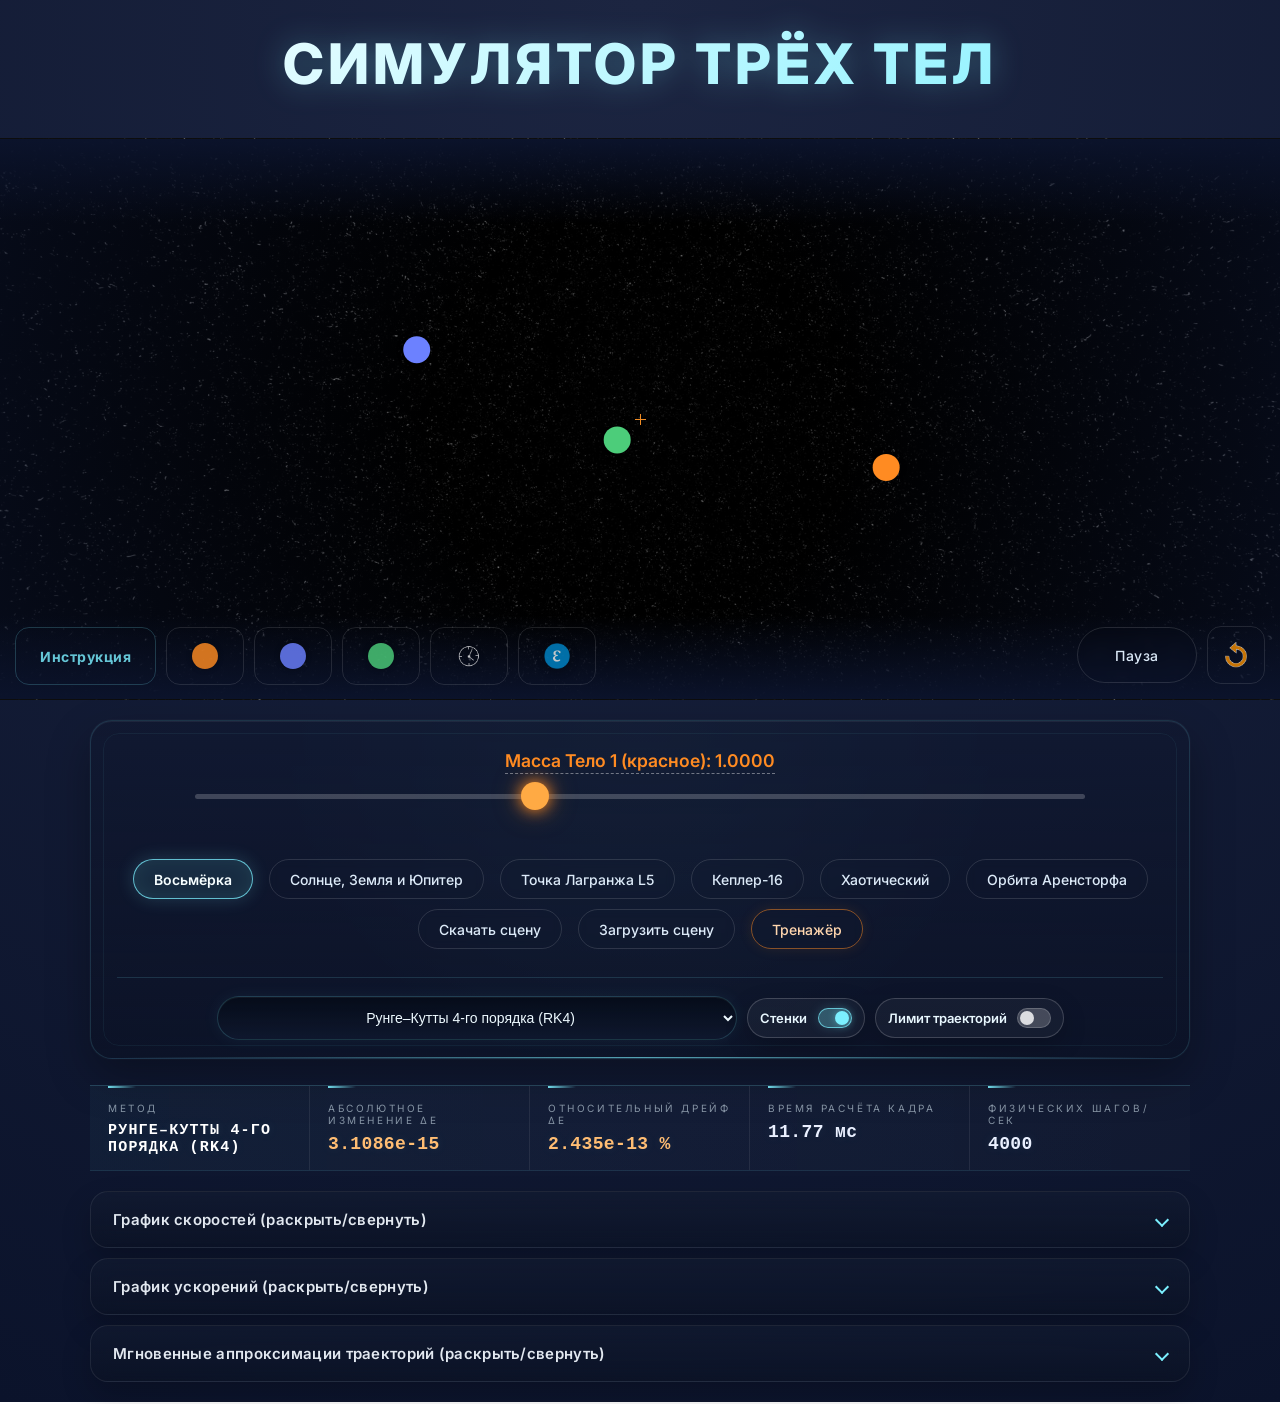
<file: index.html>
<!DOCTYPE html>
<html lang="ru">
<head>
  <meta charset="UTF-8">
  <title>Симулятор трёх тел</title>
  <link rel="preconnect" href="https://fonts.googleapis.com">
  <link rel="preconnect" href="https://fonts.gstatic.com" crossorigin>
  <link href="https://fonts.googleapis.com/css2?family=Playfair+Display:wght@700&display=swap" rel="stylesheet">
  <link href="https://fonts.googleapis.com/css2?family=Inter:wght@400;600;700&display=swap" rel="stylesheet">
  <link rel="stylesheet" href="style.css">
  
  <script>
    window.MathJax = {
      tex: { inlineMath: [['\\(','\\)']], displayMath: [['\\[','\\]']] },
      svg: { fontCache: 'global' }
    };
  </script>
  <script id="MathJax-script" async src="libs/tex-svg.js"></script>
  

</head>
<body>

  <div id="loader-wrapper">
    <div class="loader">
      <div class="inner one"></div>
      <div class="inner two"></div>
      <div class="inner three"></div>
    </div>
    <div class="loader">
      <div class="inner one"></div>
      <div class="inner two"></div>
      <div class="inner three"></div>
    </div>
  </div>

  <h1>Симулятор трёх тел</h1>
  <p id="ThreeBodyProblem-notSupportedMessage" class="ThreeBodyProblem-alert ThreeBodyProblem-isHiddenBlock">
    Пожалуйста, используйте современный браузер для просмотра симуляции.
  </p>

  <div class="ThreeBodyProblem-container isFullScreenWide isUnselectable">
    <div class="ThreeBodyProblem-sun">
      <img src="images/sun.png" class="ThreeBodyProblem-spin ThreeBodyProblem-bodyImage" alt="Солнце" />
    </div>
    <div class="ThreeBodyProblem-earth">
      <img src="images/earth.png" alt="Земля" class="ThreeBodyProblem-spin ThreeBodyProblem-bodyImage"/>
    </div>
    <div class="ThreeBodyProblem-jupiter">
      <img src="images/jupiter_juno.png" alt="Юпитер" class="ThreeBodyProblem-spin ThreeBodyProblem-bodyImage" />
    </div>
    <img src="images/center_of_mass.png" alt="Центр масс" class="ThreeBodyProblem-centerOfMass" />
    <canvas class="ThreeBodyProblem-canvas"></canvas>

    <div class="ThreeBodyProblem-hudContainer">
      <div class="ThreeBodyProblem-hudContainerChild"></div>
      
      <div class="ThreeBodyProblem-leftBottomButtonCantainer">
        <a id="info-button" class="ThreeBodyProblem-leftBottomButton ThreeBodyProblem-doesChangeOpacityOnHover" href="#" title="Инструкция">
          Инструкция
        </a>
        <a class="ThreeBodyProblem-leftBottomButton ThreeBodyProblem-mass1Button ThreeBodyProblem-doesChangeOpacityOnHover" href="#" title="Масса 1">
          <img src="images/mass_one_icon.png" alt="Масса 1" class="ThreeBodyProblem-leftBottomImage mass-icon-image">
          <span class="mass-circle mass-icon-circle" style="background:#ff8b22"></span>
        </a>
        <a class="ThreeBodyProblem-leftBottomButton ThreeBodyProblem-mass2Button ThreeBodyProblem-doesChangeOpacityOnHover" href="#" title="Масса 2">
          <img src="images/mass_two_icon.png" alt="Масса 2" class="ThreeBodyProblem-leftBottomImage mass-icon-image">
          <span class="mass-circle mass-icon-circle" style="background:#6c81ff"></span>
        </a>
        <a class="ThreeBodyProblem-leftBottomButton ThreeBodyProblem-mass3Button ThreeBodyProblem-doesChangeOpacityOnHover" href="#" title="Масса 3">
          <img src="images/mass_three_icon.png" alt="Масса 3" class="ThreeBodyProblem-leftBottomImage mass-icon-image">
          <span class="mass-circle mass-icon-circle" style="background:#4ccd7a"></span>
        </a>
        <a class="ThreeBodyProblem-leftBottomButton ThreeBodyProblem-speedButton ThreeBodyProblem-doesChangeOpacityOnHover" href="#" title="Скорость">
          <img src="images/clock_icon.png" alt="Скорость" class="ThreeBodyProblem-leftBottomImage">
        </a>
        <a class="ThreeBodyProblem-leftBottomButton ThreeBodyProblem-softeningButton ThreeBodyProblem-doesChangeOpacityOnHover" href="#" title="Смягчение">
          <img src="images/softening_icon.png" alt="Смягчение" class="ThreeBodyProblem-leftBottomImage">
        </a>
      </div>
      
      <div class="ThreeBodyProblem-rightBottomButtonContainer">
          <button class="ThreeBodyProblem-pause ThreeBodyProblem-button">Пауза</button>
          <a class="ThreeBodyProblem-reload ThreeBodyProblem-doesChangeOpacityOnHover" href="#" title="Перезапуск">
            <img src="images/reload_icon.png" alt="Перезапуск" class="ThreeBodyProblem-reloadIcon">
          </a>
      </div>
    </div>
  </div>
  
  <div class="ThreeBodyProblem-controlsArea">
    <div class="ThreeBodyProblem-isTextCentered ThreeBodyProblem-hasTopMarginSmall ThreeBodyProblem-hasNegativeBottomMarginNormal isUnselectable">
      <span class="ThreeBodyProblem-sliderLabel">0.01</span>
    </div>
    <div class="SickSlider ThreeBodyProblem-slider isUnselectable">
      <div class="SickSlider-stripe"></div>
      <div class="SickSlider-head"></div>
    </div>
    <div class="ThreeBodyProblem-isTextCentered ThreeBodyProblem-presetDeck">
      <button class="ThreeBodyProblem-preset ThreeBodyProblem-button ThreeBodyProblem-button--isSelected" data-name="FigureEight">Восьмёрка</button>
      <button class="ThreeBodyProblem-preset ThreeBodyProblem-button" data-name="SunEarthJupiter">Солнце, Земля и Юпитер</button>
      <button class="ThreeBodyProblem-preset ThreeBodyProblem-button" data-name="LagrangePoint5">Точка Лагранжа L5</button>
      <button class="ThreeBodyProblem-preset ThreeBodyProblem-button" data-name="Kepler16">Кеплер-16</button>
      <button class="ThreeBodyProblem-preset ThreeBodyProblem-button" data-name="Chaotic">Хаотический</button>
      <button class="ThreeBodyProblem-preset ThreeBodyProblem-button" data-name="Arenstorf">Орбита Аренсторфа</button>
      
      <button class="ThreeBodyProblem-button" id="download-scene-button">Скачать сцену</button>
      <button class="ThreeBodyProblem-button" id="upload-scene-button">Загрузить сцену</button>
      <input type="file" id="scene-uploader" accept="application/json, .json" style="display: none;" />

      <button class="ThreeBodyProblem-button" id="check-activity-button" style="display:none; border-color:#7bf0ff; color:#d7fbff;">
        Проверить
      </button>

      <button class="ThreeBodyProblem-button" id="labs-menu-button" style="border-color: #ff8b22; color: #ffcd9c;">Тренажёр</button>
    </div>

    <div class="ThreeBodyProblem-integratorCompact">
      <select id="integrator-select" class="ThreeBodyProblem-integratorSelect">
        <option value="rk4">Рунге–Кутты 4-го порядка (RK4)</option>
      </select>
      <label class="ThreeBodyProblem-switchToggle" title="Отражение от границ стены" aria-label="Отражение от границ стены">
        <span class="ThreeBodyProblem-switchToggleLabel">Стенки</span>
        <span class="ThreeBodyProblem-switchToggleSwitch">
          <input type="checkbox" id="walls-toggle" checked>
          <span class="ThreeBodyProblem-switchToggleSlider" aria-hidden="true"></span>
        </span>
      </label>
      <label class="ThreeBodyProblem-switchToggle" title="Ограничивать длину траекторий" aria-label="Ограничивать длину траекторий">
        <span class="ThreeBodyProblem-switchToggleLabel">Лимит траекторий</span>
        <span class="ThreeBodyProblem-switchToggleSwitch">
          <input type="checkbox" id="trail-limit-toggle">
          <span class="ThreeBodyProblem-switchToggleSlider" aria-hidden="true"></span>
        </span>
      </label>
    </div>
  </div>

  <div class="ThreeBodyProblem-methodStatsWrap">
    <div class="ThreeBodyProblem-energyPanel">
      <div class="ThreeBodyProblem-energyGrid">
        <div class="ThreeBodyProblem-energyMetric">
          <span class="ThreeBodyProblem-energyMetricLabel">Метод</span>
          <span class="ThreeBodyProblem-energyMetricValue is-neutral" id="energy-metric-method">—</span>
        </div>
        <div class="ThreeBodyProblem-energyMetric">
          <span class="ThreeBodyProblem-energyMetricLabel">Абсолютное изменение ΔE</span>
          <span class="ThreeBodyProblem-energyMetricValue is-neutral" id="energy-metric-delta">—</span>
        </div>
        <div class="ThreeBodyProblem-energyMetric">
          <span class="ThreeBodyProblem-energyMetricLabel">Относительный дрейф δE</span>
          <span class="ThreeBodyProblem-energyMetricValue is-neutral" id="energy-metric-relative">—</span>
        </div>
        <div class="ThreeBodyProblem-energyMetric">
          <span class="ThreeBodyProblem-energyMetricLabel">Время расчёта кадра</span>
          <span class="ThreeBodyProblem-energyMetricValue is-neutral" id="speed-metric-frame">—</span>
        </div>
        <div class="ThreeBodyProblem-energyMetric">
          <span class="ThreeBodyProblem-energyMetricLabel">Физических шагов/сек</span>
          <span class="ThreeBodyProblem-energyMetricValue is-neutral" id="speed-metric-steps">—</span>
        </div>
      </div>
    </div>
  </div>

  <div id="charts-container" style="max-width: 1100px; margin: 20px auto;">
    <details id="vel-details" style="margin-bottom: 10px;">
      <summary style="cursor:pointer; font-weight:600;">График скоростей (раскрыть/свернуть)</summary>
      <div style="width: 100%; height: 360px; margin-top: 10px;">
        <canvas id="velocityChart" style="width:100%; height:100%;"></canvas>
      </div>
    </details>
    <details id="eng-details" style="margin-bottom: 10px;">
      <summary style="cursor:pointer; font-weight:600;">График ускорений (раскрыть/свернуть)</summary>
      <div style="width: 100%; height: 360px; margin-top: 10px;">
        <canvas id="accelerationChart" style="width:100%; height:100%;"></canvas>
      </div>
    </details>

    <details id="approx-details">
      <summary style="cursor:pointer; font-weight:600;">Мгновенные аппроксимации траекторий (раскрыть/свернуть)</summary>
      <div id="approximation-display" class="approximation-display-style">
        <h4>Мгновенные аппроксимации траекторий</h4>
        <div style="text-align: center; margin-bottom: 15px;">
           <button class="ThreeBodyProblem-button" id="download-log-button">Скачать лог формул</button>
        </div>
        <pre id="formula-text-0"></pre>
        <pre id="formula-text-1"></pre>
        <pre id="formula-text-2"></pre>
      </div>
    </details>
  </div>

  <div id="info-modal" class="modal-overlay is-hidden">
    <div class="modal-content">
      <button class="modal-close-button" title="Закрыть">&times;</button>
      <div class="instruction-container">
        <h2>Инструкция по использованию симулятора</h2>
        <p>
          Добро пожаловать в интерактивный симулятор задачи трёх тел! Эта программа позволяет моделировать движение трёх объектов в пространстве под действием их взаимного гравитационного притяжения.
        </p>

        <h3>Как пользоваться</h3>
        <ol>
          <li><strong>Выберите пресет</strong> внизу или откройте <strong>«Тренажёр»</strong>.</li>
          <li><strong>Настройте параметры.</strong></li>
          <li><strong>Наблюдайте</strong> траектории и анализируйте графики ниже.</li>
        </ol>

        <h3>Элементы управления</h3>
        <ul>
          <li><strong>Кнопки пресетов:</strong> ("Восьмёрка", "Солнце, Земля и Юпитер" и т.д.) — загружают предопределённые начальные условия.</li>
          <li><strong>Пауза / Продолжить:</strong> приостанавливает или возобновляет симуляцию.</li>
          <li><strong>Перезапуск (иконка со стрелкой):</strong> сбрасывает текущий пресет/активность к начальному состоянию.</li>
          <li><strong>Кнопки параметров (слева внизу):</strong>
            <ul>
              <li><strong>Масса 1, 2, 3:</strong> выберите тело и меняйте его массу слайдером.</li>
              <li><strong>Скорость:</strong> скорость течения времени в симуляции.</li>
              <li><strong>Смягчение (ε):</strong> параметр для численной устойчивости при сильных сближениях.</li>
            </ul>
          </li>
          <li><strong>Слайдер:</strong> основной инструмент изменения выбранного параметра. Также можно нажать на текст над слайдером (в режиме массы), чтобы ввести число вручную.</li>
          <li><strong>Скачать / Загрузить сцену:</strong> сохранение/загрузка текущих начальных условий (JSON).</li>
        </ul>

        <h3>Тренажёр (лабораторные и задания)</h3>
        <p>
          Кнопка <strong>«Тренажёр»</strong> открывает меню активностей:
        </p>
        <ul>
          <li><strong>Лабораторные работы</strong> — учебные сценарии для исследования явлений (манёвр, двойные системы, побег и т.п.).</li>
          <li><strong>Задания</strong> — сценарии с <strong>автопроверкой</strong>: нужно добиться заданного поведения системы (например, удержать орбиту, выполнить побег, удержать конфигурацию около L4/L5). В конце показывается окно результата, можно скачать отчёт (JSON).</li>
        </ul>
        <p>
          В тренажёре часть параметров может быть <strong>заблокирована</strong> (по условиям задачи). Обычно порядок работы такой:
          прочитать брифинг → перейти к настройке (симуляция на паузе) → запустить «Продолжить».
        </p>

        <h3>Графики и аппроксимации</h3>
        <p>
          Ниже симуляции доступны графики скоростей и ускорений, а также блок мгновенных аппроксимаций траекторий.
          Можно скачать лог формул кнопкой «Скачать лог формул».
        </p>

        <h3>Описание пресетов</h3>
        <ul>
          <li><strong>Восьмёрка:</strong> классическое устойчивое решение задачи трёх тел.</li>
          <li><strong>Солнце, Земля и Юпитер:</strong> упрощённая модель Солнечной системы.</li>
          <li><strong>Точка Лагранжа L5:</strong> демонстрация точек стабильности.</li>
          <li><strong>Кеплер-16:</strong> модель экзопланетной системы с двумя звёздами.</li>
          <li><strong>Хаотический:</strong> демонстрация непредсказуемости системы.</li>
          <li><strong>Орбита Аренсторфа:</strong> специальный пресет ограниченной круговой задачи трёх тел во вращающейся системе отсчёта (массы зафиксированы).</li>
        </ul>
      </div>
    </div>
  </div>

  <div id="error-modal" class="modal-overlay is-hidden">
    <div class="modal-content error-modal-content">
      <div class="error-icon">⚠️</div>
      <div class="error-title">Ошибка</div>
      <div class="error-message">Произошла ошибка.</div>
      <button class="error-ok-button">OK</button>
    </div>
  </div>

  <div id="lab-selection-modal" class="modal-overlay is-hidden">
    <div class="modal-content instruction-container" style="max-width: 900px !important; text-align:center;">
      <button class="modal-close-button" title="Закрыть">&times;</button>
      <h2 style="color: #ff8b22 !important; margin-bottom: 5px !important;">Тренажёр: выберите активность</h2>

      <div style="display: grid; grid-template-columns: 1fr 1fr; gap: 30px; margin-top: 20px; text-align: left;">

        <div>
          <h3 style="margin: 0 0 15px 0; color:#ffcd9c; border-bottom: 1px solid rgba(255,255,255,0.1); padding-bottom: 10px; padding-left: 20px;">
            Лабораторные работы
          </h3>
          <div style="display: flex; flex-direction: column; gap: 10px;">
            <button class="ThreeBodyProblem-button select-lab-btn" data-lab-id="lab1" style="width:100%; height: 50px; font-size: 15px; border-color: rgba(255, 139, 34, 0.4); justify-content: flex-start; text-align: left; padding-left: 20px;">
              Лаб. №1: Гравитационный манёвр
            </button>
            <button class="ThreeBodyProblem-button select-lab-btn" data-lab-id="lab2" style="width:100%; height: 50px; font-size: 15px; border-color: rgba(255, 139, 34, 0.4); justify-content: flex-start; text-align: left; padding-left: 20px;">
              Лаб. №2: Двойная звезда
            </button>
            <button class="ThreeBodyProblem-button select-lab-btn" data-lab-id="lab3" style="width:100%; height: 50px; font-size: 15px; border-color: rgba(255, 139, 34, 0.4); justify-content: flex-start; text-align: left; padding-left: 20px;">
              Лаб. №3: Побег с орбиты
            </button>
          </div>
        </div>

        <div>
          <h3 style="margin: 0 0 15px 0; color:#7bf0ff; border-bottom: 1px solid rgba(255,255,255,0.1); padding-bottom: 10px; padding-left: 20px;">
            Задания (автопроверка)
          </h3>
          <div style="display: flex; flex-direction: column; gap: 10px;">
            <button class="ThreeBodyProblem-button select-task-btn" data-task-id="task1"
                    style="width:100%; height: 50px; font-size: 15px; border-color: rgba(123, 240, 255, 0.35); justify-content: flex-start; text-align: left; padding-left: 20px;">
              Задание №1: Побег с орбиты
            </button>

            <button class="ThreeBodyProblem-button select-task-btn" data-task-id="task2"
                    style="width:100%; height: 50px; font-size: 15px; border-color: rgba(123, 240, 255, 0.35); justify-content: flex-start; text-align: left; padding-left: 20px;">
              Задание №2: Удержать орбиту
            </button>

            <button class="ThreeBodyProblem-button select-task-btn" data-task-id="task3"
                    style="width:100%; height: 50px; font-size: 15px; border-color: rgba(123, 240, 255, 0.35); justify-content: flex-start; text-align: left; padding-left: 20px;">
              Задание №3: Точка Лагранжа L4
            </button>

            <button class="ThreeBodyProblem-button select-task-btn" data-task-id="task4"
                    style="width:100%; height: 50px; font-size: 15px; border-color: rgba(123, 240, 255, 0.35); justify-content: flex-start; text-align: left; padding-left: 20px;">
              Задание №4: Побег (сложнее)
            </button>

            <button class="ThreeBodyProblem-button select-task-btn" data-task-id="task5"
                    style="width:100%; height: 50px; font-size: 15px; border-color: rgba(123, 240, 255, 0.35); justify-content: flex-start; text-align: left; padding-left: 20px;">
              Задание №5: Спасти от падения
            </button>

            <button class="ThreeBodyProblem-button select-task-btn" data-task-id="task6"
                    style="width:100%; height: 50px; font-size: 15px; border-color: rgba(123, 240, 255, 0.35); justify-content: flex-start; text-align: left; padding-left: 20px;">
              Задание №6: Дальняя орбита
            </button>

            <button class="ThreeBodyProblem-button select-task-btn" data-task-id="task7"
                    style="width:100%; height: 50px; font-size: 15px; border-color: rgba(123, 240, 255, 0.35); justify-content: flex-start; text-align: left; padding-left: 20px;">
              Задание №7: Точка Лагранжа L5
            </button>

            <button class="ThreeBodyProblem-button select-task-btn" data-task-id="task8"
                    style="width:100%; height: 50px; font-size: 15px; border-color: rgba(123, 240, 255, 0.35); justify-content: flex-start; text-align: left; padding-left: 20px; box-shadow: 0 0 10px rgba(123, 240, 255, 0.2);">
              Задание №8: Сбор данных (Кольца) 🏆
            </button>
          </div>
        </div>

      </div>
    </div>
  </div>

  <div id="lab-modal" class="modal-overlay is-hidden">
    <div class="modal-content instruction-container" style="border-color: #ff8b22 !important; max-width: 600px !important;">
      <button class="modal-close-button" title="Закрыть">&times;</button>

      <h3 style="color: #ff8b22 !important; margin-top:0 !important; text-transform: uppercase; font-size: 14px;">Тренажёр</h3>
      <h2 id="lab-title" style="margin-bottom: 20px !important; margin-top: 5px !important;">Название</h2>
      
      <div style="background: rgba(0,0,0,0.2); padding: 15px; border-radius: 8px; margin-bottom: 20px;">
        <h4 style="margin: 0 0 10px 0; color: #fff;">Цель:</h4>
        <p id="lab-description" style="margin: 0;">Описание...</p>
      </div>

      <div style="background: rgba(0,0,0,0.2); padding: 15px; border-radius: 8px;">
        <h4 style="margin: 0 0 10px 0; color: #fff;">Инструкция:</h4>
        <ul id="lab-steps" style="margin: 0; padding-left: 20px; color: #eaf0ff;">
          <li>Шаг 1</li>
        </ul>
      </div>

      <div style="text-align: center; margin-top: 25px;">
        <button id="start-lab-button" class="ThreeBodyProblem-button ThreeBodyProblem-button--isSelected"
                style="background: linear-gradient(135deg, #ff8b22 0%, #d85c00 100%); border:none; padding: 0 40px; height: 48px; font-size: 16px;">
          Перейти к настройке
        </button>
      </div>
    </div>
  </div>

  <div id="activity-result-modal" class="modal-overlay is-hidden">
    <div class="modal-content instruction-container" style="max-width: 620px !important; border-color: rgba(123, 240, 255, 0.35) !important;">
      <button class="modal-close-button" title="Закрыть">&times;</button>
      <h3 style="margin-top:0; color:#7bf0ff; text-transform: uppercase; font-size: 13px;">Результат</h3>
      <h2 id="activity-result-title" style="margin: 6px 0 14px 0;">...</h2>

      <div id="activity-result-body" style="background: rgba(0,0,0,0.2); padding: 14px; border-radius: 10px;">
        ...
      </div>

      <div style="display:flex; gap:10px; justify-content:center; margin-top: 18px; flex-wrap:wrap;">
        <button class="ThreeBodyProblem-button" id="activity-result-ok">OK</button>
        <button class="ThreeBodyProblem-button" id="activity-result-download" style="border-color: rgba(123, 240, 255, 0.35);">
          Скачать отчёт (JSON)
        </button>
      </div>
    </div>
  </div>

  <p class="ThreeBodyProblem-debugOutput"></p>

  <script src="script.js"></script>
  <script src="physics.js"></script>
  <script src="graphics.js"></script>
  
  <script src="libs/chart.js"></script>
  
  <script src="simulation.js"></script>

  <script src="labEngine.js"></script>

  <script src="ui-core.js"></script>
  <script src="ui-log.js"></script>
  <script src="ui-modals.js"></script>
  <script src="ui-scene-io.js"></script>
  <script src="ui-slider-controls.js"></script>
  <script src="ui-controls.js"></script>
  <script src="ui.js"></script>

  <script>
    (function() {
      window.chartManager = {};
      const MAX_POINTS = 2000;
      const ENERGY_EPS = 1e-12;

      let chartsInited = false;
      let velocityChart = null;
      let accelerationChart = null;
      let frameIndex = 0;
      let energyReference = null;

      const energyMethodEl = document.getElementById('energy-metric-method');
      const energyDeltaEl = document.getElementById('energy-metric-delta');
      const energyRelativeEl = document.getElementById('energy-metric-relative');
      const speedMetricFrameEl = document.getElementById('speed-metric-frame');
      const speedMetricStepsEl = document.getElementById('speed-metric-steps');

      function trimData(chart) {
        const data = chart.data;
        while (data.labels.length > MAX_POINTS) {
          data.labels.shift();
          chart.data.datasets.forEach(ds => ds.data.shift());
        }
      }

      function formatScientific(value) {
        if (!Number.isFinite(value)) return '—';
        if (value === 0) return '0';
        const abs = Math.abs(value);
        if (abs >= 1e4 || abs < 1e-3) return value.toExponential(4);
        return value.toFixed(6);
      }

      function formatPercent(value) {
        if (!Number.isFinite(value)) return '—';
        const percent = value * 100;
        if (Math.abs(percent) >= 1e4 || (Math.abs(percent) > 0 && Math.abs(percent) < 1e-4)) {
          return percent.toExponential(3) + ' %';
        }
        return percent.toFixed(6) + ' %';
      }

      function setMetricState(el, value) {
        if (!el) return;
        el.classList.remove('is-positive', 'is-negative', 'is-neutral');
        if (!Number.isFinite(value) || Math.abs(value) < 1e-18) {
          el.classList.add('is-neutral');
          return;
        }
        el.classList.add(value > 0 ? 'is-positive' : 'is-negative');
      }

      function getEnergySnapshot() {
        if (!window.physics || typeof physics.getTotalEnergy !== 'function') return null;

        const currentEnergy = physics.getTotalEnergy();
        if (!Number.isFinite(currentEnergy)) return null;

        if (!Number.isFinite(energyReference)) {
          energyReference = currentEnergy;
        }

        const deltaEnergy = currentEnergy - energyReference;
        const relativeDrift = Math.abs(deltaEnergy) / Math.max(Math.abs(energyReference), ENERGY_EPS);

        return {
          reference: energyReference,
          current: currentEnergy,
          delta: deltaEnergy,
          relative: relativeDrift
        };
      }

      
function updateEnergyPanel(snapshot) {
  if (energyMethodEl && window.physics && typeof physics.getIntegratorLabel === 'function') {
    energyMethodEl.textContent = physics.getIntegratorLabel();
  }

  if (!snapshot) {
    if (energyDeltaEl) energyDeltaEl.textContent = '—';
    if (energyRelativeEl) energyRelativeEl.textContent = '—';
    return;
  }

  if (energyDeltaEl) {
    energyDeltaEl.textContent = formatScientific(snapshot.delta);
    setMetricState(energyDeltaEl, snapshot.delta);
  }
  if (energyRelativeEl) {
    energyRelativeEl.textContent = formatPercent(snapshot.relative);
    setMetricState(energyRelativeEl, snapshot.relative);
  }
}

      
function resetEnergyReference() {
  if (!window.physics || typeof physics.getTotalEnergy !== 'function') {
    energyReference = null;
    updateEnergyPanel(null);
    return;
  }

  const energyNow = physics.getTotalEnergy();
  energyReference = Number.isFinite(energyNow) ? energyNow : null;
  updateEnergyPanel(getEnergySnapshot());
}

      
function resetCharts() {
  frameIndex = 0;

  if (chartsInited) {
    velocityChart.data.labels = [];
    velocityChart.data.datasets.forEach(dataset => { dataset.data = []; });
    velocityChart.update('none');

    accelerationChart.data.labels = [];
    accelerationChart.data.datasets.forEach(dataset => { dataset.data = []; });
    accelerationChart.update('none');
  }

  resetEnergyReference();
  if (window.simulation && typeof simulation.resetPerformanceStats === 'function') {
    simulation.resetPerformanceStats();
  }
}
window.chartManager.reset = resetCharts;

      function initCharts() {
        if (chartsInited) return;

        const velCanvas = document.getElementById('velocityChart');
        const accCanvas = document.getElementById('accelerationChart');
        if (!velCanvas || !accCanvas || !window.Chart) return;

        const velCtx = velCanvas.getContext('2d');
        const accCtx = accCanvas.getContext('2d');

        velocityChart = new Chart(velCtx, {
          type: 'line',
          data: {
            labels: [],
            datasets: [
              { label: 'Скорость тела 1', data: [], borderColor: '#ff8b22', pointRadius: 0, tension: 0.1 },
              { label: 'Скорость тела 2', data: [], borderColor: '#6c81ff', pointRadius: 0, tension: 0.1 },
              { label: 'Скорость тела 3', data: [], borderColor: '#4ccd7a', pointRadius: 0, tension: 0.1 }
            ]
          },
          options: {
            responsive: true,
            maintainAspectRatio: false,
            animation: false,
            interaction: { mode: 'nearest', intersect: false },
            plugins: { legend: { display: true }, tooltip: { enabled: true } },
            scales: {
              x: { title: { display: true, text: 'Шаг симуляции' }, ticks: { maxTicksLimit: 8 } },
              y: { title: { display: true, text: 'Скорость (|v|)' }, ticks: { maxTicksLimit: 8 } }
            }
          }
        });

        accelerationChart = new Chart(accCtx, {
          type: 'line',
          data: {
            labels: [],
            datasets: [
              { label: 'Ускорение тела 1', data: [], borderColor: '#ff8b22', pointRadius: 0, tension: 0.1 },
              { label: 'Ускорение тела 2', data: [], borderColor: '#6c81ff', pointRadius: 0, tension: 0.1 },
              { label: 'Ускорение тела 3', data: [], borderColor: '#4ccd7a', pointRadius: 0, tension: 0.1 }
            ]
          },
          options: {
            responsive: true,
            maintainAspectRatio: false,
            animation: false,
            interaction: { mode: 'nearest', intersect: false },
            plugins: { legend: { display: true }, tooltip: { enabled: true } },
            scales: {
              x: { title: { display: true, text: 'Шаг симуляции' }, ticks: { maxTicksLimit: 8 } },
              y: { title: { display: true, text: 'Ускорение (|a|)' }, ticks: { maxTicksLimit: 8 } }
            }
          }
        });


        chartsInited = true;

        document.getElementById('vel-details')?.addEventListener('toggle', () => setTimeout(() => velocityChart?.resize(), 0));
        document.getElementById('eng-details')?.addEventListener('toggle', () => setTimeout(() => accelerationChart?.resize(), 0));

        window.addEventListener('resize', () => {
          velocityChart?.resize();
          accelerationChart?.resize();
        });
      }

      function updateCharts() {
        if (!chartsInited) initCharts();

        const energySnapshot = getEnergySnapshot();
        updateEnergyPanel(energySnapshot);
        const perfStats = (window.simulation && typeof simulation.getPerformanceStats === 'function') ? simulation.getPerformanceStats() : null;
        if (speedMetricFrameEl) {
          speedMetricFrameEl.textContent = perfStats && Number.isFinite(perfStats.computeMsAvg) && perfStats.computeMsAvg > 0
            ? perfStats.computeMsAvg.toFixed(2) + ' мс'
            : '—';
          setMetricState(speedMetricFrameEl, 0);
        }
        if (speedMetricStepsEl) {
          speedMetricStepsEl.textContent = perfStats && Number.isFinite(perfStats.physicsStepsPerSecond) && perfStats.physicsStepsPerSecond > 0
            ? perfStats.physicsStepsPerSecond.toFixed(0)
            : '—';
          setMetricState(speedMetricStepsEl, 0);
        }

        if (!(window.simulation && typeof simulation.isPaused === 'function' && simulation.isPaused()) &&
            window.physics && typeof physics.getSpeeds === 'function' && typeof physics.getAccelerations === 'function' && chartsInited) {
          const speeds = physics.getSpeeds();
          const accelerations = physics.getAccelerations();
          frameIndex += 1;
          const label = String(frameIndex);

          velocityChart.data.labels.push(label);
          for (let i = 0; i < 3; i++) {
            velocityChart.data.datasets[i].data.push(speeds[i] ?? null);
          }
          trimData(velocityChart);
          velocityChart.update('none');

          accelerationChart.data.labels.push(label);
          for (let i = 0; i < 3; i++) {
            const accMagnitude = accelerations[i] ? Math.sqrt(accelerations[i].ax ** 2 + accelerations[i].ay ** 2) : null;
            accelerationChart.data.datasets[i].data.push(accMagnitude);
          }
          trimData(accelerationChart);
          accelerationChart.update('none');
        }

        requestAnimationFrame(updateCharts);
      }

      window.addEventListener('load', () => {
        initCharts();
        resetEnergyReference();
        requestAnimationFrame(updateCharts);
      });
    })();
  </script>
</body>
</html>
</file>
<file: style.css>
body {
  background-color: #0b132b;
  background: radial-gradient(circle at center top, #1c2541 0%, #0b132b 100%);
  color: #f0f0f0;
  margin: 0;
  padding: 0;
  font-family: 'Inter', sans-serif;
  overflow-x: hidden;
  min-height: 100vh;
}

h1 {
  text-align: center;
  font-family: 'Inter', sans-serif;
  font-size: 3.5em;
  font-weight: 800;
  text-transform: uppercase;
  letter-spacing: 4px;
  margin-top: 30px;
  margin-bottom: 40px;
  
  background: linear-gradient(135deg, #ffffff 0%, #7bf0ff 100%);
  -webkit-background-clip: text;
  background-clip: text;
  -webkit-text-fill-color: transparent;
  
  filter: drop-shadow(0 0 15px rgba(123, 240, 255, 0.3));
  
  cursor: default;
  transition: letter-spacing 0.3s ease, filter 0.3s ease, transform 0.3s ease;
}

h1:hover {
  letter-spacing: 8px;
  filter: drop-shadow(0 0 25px rgba(123, 240, 255, 0.6));
  transform: scale(1.02);
}

.ThreeBodyProblem-container {
  background-color: #0b132b; 
  position: relative;
  height: 560px;
  
  background-image: url("images/background.jpg");
  background-position: center center;
  background-repeat: no-repeat;
  background-size: cover;
  
  border-top: 1px solid rgba(255,255,255,0.05);
  border-bottom: 1px solid rgba(255,255,255,0.05);
}

.ThreeBodyProblem-container::after {
  content: '';
  position: absolute;
  top: 0; left: 0; width: 100%; height: 100%;
  pointer-events: none;
  z-index: 999;
  
  background: 
    linear-gradient(to bottom, #0b132b 0%, transparent 15%, transparent 85%, #0b132b 100%),
    radial-gradient(circle at center, transparent 30%, rgba(11, 19, 43, 0.6) 100%);
}

.ThreeBodyProblem-hasTopMarginSmall { margin-top: 5px; }
.ThreeBodyProblem-hasNegativeBottomMarginNormal { margin-bottom: -10px; }
.ThreeBodyProblem-container.visible { opacity: 1; }
.ThreeBodyProblem-isTextCentered { text-align: center; }
.ThreeBodyProblem-isHiddenBlock { display: none; }

.ThreeBodyProblem-centerOfMass {
  position: absolute;
  width: 11px;
  top: 50%;
  left: 50%;
  margin-left: -5.5px;
  margin-top: -5.5px;
  z-index: 998;
}

.ThreeBodyProblem-earth, .ThreeBodyProblem-jupiter, .ThreeBodyProblem-sun {
  position: absolute;
  width: 60px;
  top: 0;
  left: 0;
  z-index: 1000;
  transform: translate(-1000px, -1000px);
}

.ThreeBodyProblem-bodyImage { position: absolute; width: 100%; top: 0; left: 0; }
.ThreeBodyProblem-spin { animation: spin 0.5s linear infinite; }
@keyframes spin { 100% { transform: rotate(-360deg); } }

.ThreeBodyProblem-canvas { display: block; }
.isUnselectable { user-select: none; -webkit-tap-highlight-color: rgba(0, 0, 0, 0); }

.ThreeBodyProblem-hudContainer {
  position: absolute;
  height: 100%;
  width: 100%;
  z-index: 1001;
  left: 0;
  top: 0;
  pointer-events: none;
}
.ThreeBodyProblem-hudContainer > * { pointer-events: auto; }
.ThreeBodyProblem-hudContainerChild { position: relative; width: 100%; height: 100%; max-width: 700px; margin: 0 auto; }

:root{
  --ui-bg: rgba(255,255,255,.06);
  --ui-border: rgba(255,255,255,.14);
  --ui-shadow: 0 8px 24px rgba(0,0,0,.35);
  --ui-accent: #7bf0ff;
}

.ThreeBodyProblem-leftBottomButtonCantainer {
  position: absolute;
  left: 15px;
  bottom: 16px;
  display: flex;
  gap: 10px;
  height: 56px !important;
}

.ThreeBodyProblem-rightBottomButtonContainer {
  position: absolute;
  right: 15px;
  bottom: 16px;
  height: 56px;
  display: flex;
  align-items: center;
  gap: 10px;
  z-index: 1001;
}

.ThreeBodyProblem-leftBottomButton {
  height: 56px !important; 
  width: 56px !important; 
  border-radius: 14px; 
  background: transparent; 
  border:1px solid rgba(255,255,255,0.14);
  -webkit-backdrop-filter: none;
  backdrop-filter: none;
  box-shadow: none;
  display:flex; 
  align-items:center; 
  justify-content:center;
  transition: transform .15s ease, box-shadow .2s ease, border-color .2s ease, background .2s ease;
  padding: 0 10px;
  min-width: 56px !important;
  color: #f0f0f0;
  font-weight: 600;
  cursor: pointer;
  text-decoration: none;
  font-size: 14px;
}

.ThreeBodyProblem-leftBottomButton:hover { 
  transform: translateY(-2px); 
  border-color: var(--ui-accent); 
  box-shadow: 0 10px 30px rgba(0,0,0,.4);
  background: rgba(255,255,255,0.1);
}
.ThreeBodyProblem-leftBottomButton:active { transform: translateY(0); }

#info-button {
  width: auto !important;
  min-width: max-content !important;
  padding: 0 24px !important;
  font-size: 14px;
  font-weight: 700;
  letter-spacing: 0.5px;
  color: #7bf0ff;
  background: transparent;
  border: 1px solid rgba(123, 240, 255, 0.25);
}

#info-button:hover {
  background: rgba(123, 240, 255, 0.2);
  border-color: #7bf0ff;
  color: #ffffff;
  box-shadow: 0 10px 30px rgba(123, 240, 255, 0.3);
}

.ThreeBodyProblem-leftBottomButton.is-disabled {
  opacity: 0.3;
  pointer-events: none;
  filter: grayscale(100%);
  border-color: transparent;
  box-shadow: none;
}

.ThreeBodyProblem-leftBottomButton.is-active {
  border-color: #fff;
  background: rgba(255, 255, 255, 0.1);
  box-shadow: 0 0 15px rgba(255, 255, 255, 0.2);
  transform: translateY(-2px);
}
.ThreeBodyProblem-leftBottomButton.is-active.ThreeBodyProblem-mass1Button { 
  border-color: #ff8b22; background: rgba(255, 139, 34, 0.2); box-shadow: 0 0 20px rgba(255, 139, 34, 0.4);
}
.ThreeBodyProblem-leftBottomButton.is-active.ThreeBodyProblem-mass2Button { 
  border-color: #6c81ff; background: rgba(108, 129, 255, 0.2); box-shadow: 0 0 20px rgba(108, 129, 255, 0.4);
}
.ThreeBodyProblem-leftBottomButton.is-active.ThreeBodyProblem-mass3Button { 
  border-color: #4ccd7a; background: rgba(76, 205, 122, 0.2); box-shadow: 0 0 20px rgba(76, 205, 122, 0.4);
}

.ThreeBodyProblem-leftBottomImage { 
  width: 26px !important; height: 26px !important; opacity: .95; 
  filter: drop-shadow(0 2px 6px rgba(0,0,0,.35)); object-fit: contain;
}

.ThreeBodyProblem-reload {
  width: 56px; height: 56px;
  border-radius: 14px; background: transparent; border: 1px solid rgba(255,255,255,0.14);
  -webkit-backdrop-filter: none; backdrop-filter: none;
  box-shadow: none;
  display: flex; align-items: center; justify-content: center;
  transition: transform .15s ease, box-shadow .2s ease, border-color .2s ease, background .2s ease;
}
.ThreeBodyProblem-reload:hover { transform: translateY(-2px); border-color: var(--ui-accent); box-shadow: 0 10px 30px rgba(0,0,0,.4); }
.ThreeBodyProblem-reloadIcon { width: 26px; height: 26px; border: 0; }

.ThreeBodyProblem-pause {
  height: 56px !important; box-sizing: border-box; border-radius: 14px;
  background: rgba(255, 59, 59, 0.15); border: 1px solid rgba(255, 59, 59, 0.3);
  -webkit-backdrop-filter: saturate(140%) blur(8px); backdrop-filter: saturate(140%) blur(8px);
  box-shadow: var(--ui-shadow); color: #ffdada; font-weight: 600; letter-spacing: .5px;
  text-decoration: none; cursor: pointer; display: inline-flex; align-items: center; justify-content: center;
  padding: 0 24px; min-width: 120px; transition: all .2s ease; font-size: 15px; margin: 0 !important;
}
.ThreeBodyProblem-pause:hover {
  transform: translateY(-2px); background: rgba(255, 59, 59, 0.25); border-color: #ff6b6b;
  color: #fff; box-shadow: 0 10px 30px rgba(255, 60, 60, 0.3);
}
.ThreeBodyProblem-pause:active { transform: translateY(0); }

.ThreeBodyProblem-button {
  background: linear-gradient(145deg, rgba(255,255,255,0.08) 0%, rgba(255,255,255,0.02) 100%);
  border: 1px solid rgba(255, 255, 255, 0.15); color: #e2e8f0; font-family: 'Inter', sans-serif;
  font-weight: 500; font-size: 14px; padding: 0 20px; height: 40px; border-radius: 20px;
  cursor: pointer; transition: all 0.2s cubic-bezier(0.4, 0, 0.2, 1); backdrop-filter: blur(4px);
  display: inline-flex; align-items: center; justify-content: center; margin: 0 6px 10px 6px;
  box-shadow: 0 2px 5px rgba(0,0,0,0.1);
}
button.ThreeBodyProblem-pause { }
.ThreeBodyProblem-button:hover {
  background: rgba(255, 255, 255, 0.15); border-color: rgba(255, 255, 255, 0.4);
  color: #fff; transform: translateY(-2px); box-shadow: 0 6px 15px rgba(0,0,0,0.3);
}
.ThreeBodyProblem-button:active { transform: translateY(0); opacity: 0.9; }
.ThreeBodyProblem-button--isSelected {
  background: linear-gradient(135deg, #38bdf8 0%, #0284c7 100%);
  border-color: transparent; color: #fff; box-shadow: 0 4px 15px rgba(56, 189, 248, 0.4); font-weight: 600;
}
.ThreeBodyProblem-button--isSelected:hover {
  background: linear-gradient(135deg, #7dd3fc 0%, #0ea5e9 100%); box-shadow: 0 6px 20px rgba(56, 189, 248, 0.6);
}

.SickSlider {
  position: relative; height: 40px; cursor: pointer; margin: 15px auto 25px auto;
  width: 85%; max-width: 900px; user-select: none;
}
.SickSlider-stripe {
  height: 5px; width: 100%; background-color: rgba(255,255,255,0.2);
  border-radius: 3px; position: absolute; top: 18px; left: 0; transition: background-color 0.2s;
}
.SickSlider:hover .SickSlider-stripe { background-color: rgba(255,255,255,0.3); }

.SickSlider-head {
  position: absolute; top: 6px; left: 0; width: 28px; height: 28px;
  border-radius: 50%; background: #f0f0f0; border: none;
  box-shadow: 0 0 10px rgba(255, 255, 255, 0.8), inset 0 0 5px rgba(0,0,0,0.2);
  cursor: grab; transition: transform 0.1s;
}
.SickSlider-head:active { cursor: grabbing; transform: scale(1.1); }
.ThreeBodyProblem-sliderSun .SickSlider-head { background: #ffaa44; box-shadow: 0 0 15px #ff8b22, 0 0 30px rgba(255, 139, 34, 0.4); }
.ThreeBodyProblem-sliderEarth .SickSlider-head { background: #8899ff; box-shadow: 0 0 15px #6c81ff, 0 0 30px rgba(108, 129, 255, 0.4); }
.ThreeBodyProblem-sliderJupiter .SickSlider-head { background: #66eebb; box-shadow: 0 0 15px #4ccd7a, 0 0 30px rgba(76, 205, 122, 0.4); }

.ThreeBodyProblem-integratorCompact {
  width: min(900px, 85%);
  margin: 10px auto 0 auto;
  display: flex;
  align-items: center;
  justify-content: center;
  gap: 12px;
  flex-wrap: wrap;
}

.ThreeBodyProblem-integratorLabel {
  font-weight: 700;
  color: #dff8ff;
  letter-spacing: 0.3px;
}

.ThreeBodyProblem-integratorSelect {
  min-width: 320px;
  max-width: 100%;
  padding: 10px 14px;
  border-radius: 10px;
  border: 1px solid rgba(255,255,255,0.18);
  background: rgba(11, 19, 43, 0.82);
  color: #f0f0f0;
  font-size: 14px;
  outline: none;
  box-shadow: 0 8px 18px rgba(0,0,0,0.2);
}

.ThreeBodyProblem-integratorSelect:focus {
  border-color: #7bf0ff;
  box-shadow: 0 0 0 3px rgba(123,240,255,0.16);
}

.ThreeBodyProblem-integratorSelect:disabled {
  opacity: 0.6;
  cursor: not-allowed;
}


.ThreeBodyProblem-energyPanel {
  width: 100%;
  margin: 14px 0 0 0;
  padding: 16px 18px;
  border-radius: 12px;
  border: 1px solid rgba(123,240,255,0.14);
  background: linear-gradient(180deg, rgba(123,240,255,0.05) 0%, rgba(255,255,255,0.03) 100%);
  box-sizing: border-box;
  box-shadow: 0 8px 24px rgba(0,0,0,0.18);
}

.ThreeBodyProblem-energyPanel--insideDetails {
  margin-top: 12px;
}

.ThreeBodyProblem-energyPanelHeader {
  display: flex;
  align-items: center;
  justify-content: space-between;
  gap: 12px;
  margin-bottom: 14px;
  flex-wrap: wrap;
}

.ThreeBodyProblem-energyPanelTitle {
  font-size: 16px;
  font-weight: 700;
  color: #dff8ff;
}

.ThreeBodyProblem-energyPanelSubtitle {
  margin-top: 4px;
  color: rgba(240,240,240,0.78);
  font-size: 13px;
  line-height: 1.45;
}

.ThreeBodyProblem-button--small {
  height: 38px;
  padding: 0 18px;
  min-width: 0;
}

.ThreeBodyProblem-energyGrid {
  display: grid;
  grid-template-columns: repeat(auto-fit, minmax(170px, 1fr));
  gap: 12px;
}

.ThreeBodyProblem-energyMetric {
  padding: 12px 14px;
  border-radius: 12px;
  background: rgba(11, 19, 43, 0.52);
  border: 1px solid rgba(255,255,255,0.08);
  box-shadow: inset 0 1px 0 rgba(255,255,255,0.03);
}

.ThreeBodyProblem-energyMetricLabel {
  display: block;
  font-size: 12px;
  text-transform: uppercase;
  letter-spacing: 0.6px;
  color: rgba(240,240,240,0.65);
  margin-bottom: 6px;
}

.ThreeBodyProblem-energyMetricValue {
  display: block;
  font-family: "Consolas", "SFMono-Regular", monospace;
  font-size: 16px;
  font-weight: 700;
  color: #ffffff;
  word-break: break-word;
}

.ThreeBodyProblem-energyMetricValue.is-positive {
  color: #ffbd73;
}

.ThreeBodyProblem-energyMetricValue.is-negative {
  color: #7bf0ff;
}

.ThreeBodyProblem-energyMetricValue.is-neutral {
  color: #eaf0ff;
}

@media (max-width: 720px) {
  .ThreeBodyProblem-energyGrid {
    grid-template-columns: 1fr;
  }

  .ThreeBodyProblem-integratorSelect {
    min-width: 0;
    width: 100%;
  }
}

.ThreeBodyProblem-controlsArea {
  background-color: rgba(28, 37, 65, 0.7);
  padding: 20px;
  margin-top: 20px;
  border-radius: 8px;
  box-shadow: 0 4px 8px rgba(0, 0, 0, 0.3);
}

.ThreeBodyProblem-sliderLabel {
  position: relative; cursor: default; border-bottom: 1px solid transparent;
  padding-bottom: 2px; transition: all 0.2s; font-size: 1.1em; font-weight: 600;
}
.ThreeBodyProblem-sliderLabel.is-editable { cursor: pointer; border-bottom: 1px dashed rgba(255, 255, 255, 0.4); }
.ThreeBodyProblem-sliderLabel.is-editable:hover { border-color: currentColor; text-shadow: 0 0 10px rgba(255,255,255,0.3); }

#charts-container details {
  background: rgba(255, 255, 255, 0.03); border: 1px solid rgba(255, 255, 255, 0.1);
  border-radius: 12px; margin-bottom: 15px; overflow: hidden;
  transition: background 0.3s ease, box-shadow 0.3s ease; backdrop-filter: blur(5px);
}
#charts-container details:hover {
  background: rgba(255, 255, 255, 0.06); border-color: rgba(255, 255, 255, 0.2);
  box-shadow: 0 4px 20px rgba(0, 0, 0, 0.3);
}
#charts-container summary {
  list-style: none; padding: 18px 25px; cursor: pointer;
  font-family: 'Inter', sans-serif; font-weight: 600; font-size: 16px; color: #e2e8f0;
  display: flex; justify-content: space-between; align-items: center; user-select: none; outline: none;
}
#charts-container summary::-webkit-details-marker { display: none; }
#charts-container summary::after {
  content: ''; width: 8px; height: 8px; border-right: 2px solid #7bf0ff; border-bottom: 2px solid #7bf0ff;
  transform: rotate(45deg); transition: transform 0.3s ease; margin-left: 10px;
}
#charts-container details[open] summary::after { transform: rotate(-135deg); }
#charts-container summary:hover { color: #fff; }
#charts-container details > div {
  padding: 0 20px 20px 20px; border-top: 1px solid rgba(255, 255, 255, 0.05);
}
#velocityChart, #accelerationChart { background: rgba(0, 0, 0, 0.2); border-radius: 8px; padding: 10px; }

.approximation-display-style {
  background-color: transparent !important; box-shadow: none !important;
  padding: 10px 0 !important; margin: 0 !important; border-radius: 0 !important;
  color: #f0f0f0; max-width: 100% !important; text-align: center;
}
.approximation-display-style h4 { display: none; }
#download-log-button {
  font-size: 12px; padding: 0 15px; height: 32px; margin-bottom: 10px;
  background: rgba(255, 255, 255, 0.05); border: 1px solid rgba(255, 255, 255, 0.2);
}
#download-log-button:hover { background: rgba(255, 255, 255, 0.15); }

.mass-icon-circle { display: none !important; }
.is-circles-mode .mass-icon-image { display: none !important; }
.is-circles-mode .mass-icon-circle { display: inline-block !important; }
.mass-circle {
  display: inline-block; width: 26px; height: 26px; border-radius: 50%;
  box-shadow: 0 0 6px rgba(0,0,0,0.35); vertical-align: middle;
}
.as-circle { border-radius: 50%; box-shadow: 0 0 6px rgba(0,0,0,0.35); }
.is-circles-mode .ThreeBodyProblem-bodyImage { display: none !important; }

.modal-overlay {
  position: fixed; top: 0; left: 0; width: 100%; height: 100%;
  background-color: rgba(11, 19, 43, 0.85);
  -webkit-backdrop-filter: blur(8px); backdrop-filter: blur(8px);
  display: flex; justify-content: center; align-items: center; z-index: 2000;
  opacity: 1; transition: opacity 0.3s ease-in-out; padding: 20px; box-sizing: border-box;
}
.modal-overlay.is-hidden { opacity: 0; pointer-events: none; }
.modal-content {
  position: relative; max-height: 90vh; overflow-y: auto;
  transform: scale(1); transition: transform 0.3s ease-in-out;
}
.modal-overlay.is-hidden .modal-content { transform: scale(0.95); }
.modal-close-button {
  position: absolute; top: 15px; right: 15px; width: 32px; height: 32px;
  border: none; background: rgba(255, 255, 255, 0.1); color: #fff; font-size: 24px;
  line-height: 32px; text-align: center; border-radius: 50%; cursor: pointer; z-index: 2001;
  transition: background-color 0.2s, transform 0.2s;
}
.modal-close-button:hover { background: rgba(255, 255, 255, 0.2); transform: rotate(90deg); }
.instruction-container {
  max-width: 900px !important; background: rgba(255,255,255,.06) !important;
  border: 1px solid var(--ui-border) !important; border-radius: 16px !important; 
  padding: 20px 22px !important; box-shadow: var(--ui-shadow) !important;
}
.instruction-container h2{ font-family: 'Inter', sans-serif !important; font-weight: 700; letter-spacing: .2px; margin: 0 0 16px !important; }
.instruction-container h3{ margin: 16px 0 8px !important; font-weight: 600; color: #9fd3ff !important; }
.instruction-container p, .instruction-container li{ font-size: 15.5px !important; line-height: 1.6 !important; color: #eaf0ff !important; }
.instruction-container ul{ padding-left: 18px !important; }
.instruction-container li{ margin: 8px 0 !important; }
.ThreeBodyProblem-alert {
  color: #ff6b6b; border: 1px solid rgba(255, 107, 107, 0.3); background: rgba(40, 0, 0, 0.6);
  padding: 10px; border-radius: 8px; text-align: center;
}
.error-modal-content {
    text-align: center; max-width: 400px; background: rgba(30, 0, 0, 0.85) !important;
    border: 1px solid rgba(255, 107, 107, 0.3); border-radius: 16px; padding: 30px;
    box-shadow: 0 10px 40px rgba(0,0,0,0.6); backdrop-filter: blur(12px);
}
.error-icon { font-size: 48px; color: #ff6b6b; margin-bottom: 15px; display: block; animation: bounceIn 0.5s ease; }
.error-title { font-size: 22px; margin-bottom: 10px; color: #ff6b6b; font-weight: 700; font-family: 'Inter', sans-serif; }
.error-message { margin-bottom: 25px; color: #e0e0e0; font-size: 16px; line-height: 1.5; }
.error-ok-button {
    background: linear-gradient(135deg, #ff6b6b, #e04a4a); color: white;
    border: none; padding: 10px 28px; border-radius: 8px; cursor: pointer;
    font-weight: 600; font-size: 15px; transition: transform 0.1s, box-shadow 0.2s, filter 0.2s;
    box-shadow: 0 4px 12px rgba(255, 107, 107, 0.4);
}
.error-ok-button:hover { transform: translateY(-2px); filter: brightness(1.1); box-shadow: 0 6px 16px rgba(255, 107, 107, 0.6); }

#loader-wrapper {
  position: fixed; top: 0; left: 0; width: 100%; height: 100%;
  background: radial-gradient(circle farthest-corner at center, #1c2541 0%, #0b132b 100%);
  display: flex; justify-content: center; align-items: center; z-index: 9999;
  transition: opacity 0.5s ease;
}
#loader-wrapper.hidden { opacity: 0; pointer-events: none; }
.loader { position: absolute; width: 64px; height: 64px; border-radius: 50%; perspective: 800px; }
.inner { position: absolute; box-sizing: border-box; width: 100%; height: 100%; border-radius: 50%; }
.inner.one { left: 0; top: 0; animation: rotate-one 1s linear infinite; border-bottom: 3px solid #EFEFFA; }
.inner.two { right: 0; top: 0; animation: rotate-two 1s linear infinite; border-right: 3px solid #EFEFFA; }
.inner.three { right: 0; bottom: 0; animation: rotate-three 1s linear infinite; border-top: 3px solid #EFEFFA; }
@keyframes rotate-one { 0% { transform: rotateX(35deg) rotateY(-45deg) rotateZ(0deg); } 100% { transform: rotateX(35deg) rotateY(-45deg) rotateZ(360deg); } }
@keyframes rotate-two { 0% { transform: rotateX(50deg) rotateY(10deg) rotateZ(0deg); } 100% { transform: rotateX(50deg) rotateY(10deg) rotateZ(360deg); } }
@keyframes rotate-three { 0% { transform: rotateX(35deg) rotateY(55deg) rotateZ(0deg); } 100% { transform: rotateX(35deg) rotateY(55deg) rotateZ(360deg); } }

.ThreeBodyProblem-methodStatsWrap .ThreeBodyProblem-energyPanel { margin-top: 0; }

/* === Creative HUD refresh === */
.ThreeBodyProblem-controlsArea {
  position: relative;
  max-width: 1100px;
  margin: 20px auto 0 auto;
  padding: 24px 26px 18px;
  border-radius: 22px;
  background:
    linear-gradient(180deg, rgba(16,24,48,0.78) 0%, rgba(10,16,33,0.56) 100%),
    radial-gradient(circle at top center, rgba(123,240,255,0.10) 0%, transparent 58%);
  border: 1px solid rgba(123,240,255,0.14);
  box-shadow:
    inset 0 1px 0 rgba(255,255,255,0.06),
    0 18px 44px rgba(0,0,0,0.30),
    0 0 0 1px rgba(255,255,255,0.02);
  overflow: hidden;
}
.ThreeBodyProblem-controlsArea::before,
.ThreeBodyProblem-controlsArea::after {
  content: "";
  position: absolute;
  inset: 12px;
  pointer-events: none;
  border-radius: 16px;
}
.ThreeBodyProblem-controlsArea::before {
  border: 1px solid rgba(123,240,255,0.06);
  mask: linear-gradient(#000 0 0) content-box, linear-gradient(#000 0 0);
}
.ThreeBodyProblem-controlsArea::after {
  inset: auto 28px 0 28px;
  height: 1px;
  background: linear-gradient(90deg, transparent, rgba(123,240,255,0.65), transparent);
}

.ThreeBodyProblem-presetDeck {
  position: relative;
  margin-top: 18px !important;
  padding-top: 18px;
}
.ThreeBodyProblem-presetDeck::before {
  content: none;
  position: absolute;
  top: -2px;
  left: 50%;
  transform: translateX(-50%);
  font-size: 10px;
  letter-spacing: 0.38em;
  color: rgba(123,240,255,0.62);
  text-transform: uppercase;
  white-space: nowrap;
}

.ThreeBodyProblem-button {
  background: transparent;
  border: 1px solid rgba(255,255,255,0.13);
  color: #dceaf8;
  border-radius: 999px;
  box-shadow: none;
  position: relative;
  overflow: hidden;
}
.ThreeBodyProblem-button::before {
  content: "";
  position: absolute;
  inset: 0;
  background: linear-gradient(90deg, transparent, rgba(255,255,255,0.07), transparent);
  transform: translateX(-100%);
  transition: transform .45s ease;
}
.ThreeBodyProblem-button:hover::before { transform: translateX(100%); }
.ThreeBodyProblem-button:hover {
  background: rgba(255,255,255,0.04);
  border-color: rgba(123,240,255,0.40);
  box-shadow: 0 0 0 1px rgba(123,240,255,0.08), 0 8px 24px rgba(0,0,0,0.20);
}
.ThreeBodyProblem-button--isSelected {
  background: rgba(123,240,255,0.10);
  border-color: rgba(123,240,255,0.75);
  color: #f6feff;
  box-shadow: 0 0 18px rgba(123,240,255,0.18), inset 0 0 18px rgba(123,240,255,0.07);
}
.ThreeBodyProblem-button--isSelected:hover {
  background: rgba(123,240,255,0.16);
  border-color: rgba(123,240,255,0.95);
  box-shadow: 0 0 22px rgba(123,240,255,0.24), inset 0 0 22px rgba(123,240,255,0.10);
}
#labs-menu-button {
  border-color: rgba(255,139,34,0.5) !important;
  color: #ffd6ae !important;
  box-shadow: 0 0 14px rgba(255,139,34,0.10);
}
#labs-menu-button:hover {
  border-color: rgba(255,139,34,0.85) !important;
  box-shadow: 0 0 20px rgba(255,139,34,0.22);
}

.ThreeBodyProblem-integratorCompact {
  position: relative;
  width: min(940px, 88%);
  margin: 26px auto 6px auto;
  justify-content: space-between;
  gap: 14px;
  padding: 14px 18px 14px 18px;
  border-top: 1px solid rgba(123,240,255,0.14);
}
.ThreeBodyProblem-integratorEyebrow {
  position: absolute;
  top: -8px;
  left: 18px;
  padding: 0 8px;
  font-size: 10px;
  letter-spacing: 0.32em;
  text-transform: uppercase;
  color: rgba(123,240,255,0.66);
  background: #13203a;
}
.ThreeBodyProblem-integratorLabel {
  font-weight: 600;
  font-size: 13px;
  color: #e9f8ff;
  opacity: 0.9;
}
.ThreeBodyProblem-integratorSelect {
  min-width: 340px;
  padding: 12px 16px;
  border-radius: 999px;
  border: 1px solid rgba(123,240,255,0.18);
  background:
    linear-gradient(180deg, rgba(4,10,22,0.82) 0%, rgba(15,24,46,0.96) 100%);
  box-shadow:
    inset 0 1px 0 rgba(255,255,255,0.05),
    0 0 18px rgba(123,240,255,0.06);
}
.ThreeBodyProblem-integratorSelect:hover {
  border-color: rgba(123,240,255,0.38);
}

.ThreeBodyProblem-methodStatsWrap {
  max-width: 1100px;
  margin: 16px auto 0 auto;
  position: relative;
  padding: 10px 0 0;
}
.ThreeBodyProblem-methodStatsWrap::before {
  content: none;
  display: block;
  margin: 0 0 8px 6px;
  font-size: 10px;
  letter-spacing: 0.36em;
  text-transform: uppercase;
  color: rgba(123,240,255,0.62);
}
.ThreeBodyProblem-methodStatsWrap .ThreeBodyProblem-energyPanel {
  background: transparent;
  border: none;
  box-shadow: none;
  padding: 0;
}
.ThreeBodyProblem-energyGrid {
  grid-template-columns: repeat(5, minmax(0, 1fr));
  gap: 0;
  border-top: 1px solid rgba(123,240,255,0.18);
  border-bottom: 1px solid rgba(123,240,255,0.10);
  background:
    linear-gradient(90deg, rgba(123,240,255,0.04) 0%, rgba(255,255,255,0.01) 100%);
}
.ThreeBodyProblem-energyMetric {
  position: relative;
  padding: 16px 18px 14px;
  background: transparent;
  border: none;
  border-right: 1px solid rgba(255,255,255,0.08);
  border-radius: 0;
  box-shadow: none;
}
.ThreeBodyProblem-energyMetric:last-child { border-right: none; }
.ThreeBodyProblem-energyMetric::before {
  content: "";
  position: absolute;
  top: 0;
  left: 18px;
  width: 28px;
  height: 2px;
  background: linear-gradient(90deg, rgba(123,240,255,0.9), transparent);
}
.ThreeBodyProblem-energyMetricLabel {
  font-size: 10px;
  letter-spacing: 0.26em;
  color: rgba(228,245,255,0.55);
  margin-bottom: 8px;
}
.ThreeBodyProblem-energyMetricValue {
  font-size: 18px;
  letter-spacing: 0.02em;
  text-shadow: 0 0 12px rgba(123,240,255,0.10);
}
#energy-metric-method {
  color: #ffffff;
  text-transform: uppercase;
  letter-spacing: 0.08em;
  font-size: 15px;
}

#charts-container details {
  background: linear-gradient(180deg, rgba(18,27,49,0.68) 0%, rgba(11,18,34,0.58) 100%);
  border: 1px solid rgba(255,255,255,0.08);
  border-radius: 18px;
  box-shadow: 0 14px 30px rgba(0,0,0,0.20);
  backdrop-filter: blur(10px);
}
#charts-container details:hover {
  background: linear-gradient(180deg, rgba(20,31,58,0.78) 0%, rgba(11,18,34,0.68) 100%);
  border-color: rgba(123,240,255,0.18);
  box-shadow: 0 18px 36px rgba(0,0,0,0.24), 0 0 0 1px rgba(123,240,255,0.04);
}
#charts-container summary {
  padding: 18px 22px;
  font-size: 15px;
  letter-spacing: 0.02em;
}
#charts-container details > div {
  padding: 0 18px 18px;
}

@media (max-width: 920px) {
  .ThreeBodyProblem-energyGrid { grid-template-columns: 1fr 1fr; }
  .ThreeBodyProblem-energyMetric:nth-child(2n) { border-right: none; }
}
@media (max-width: 720px) {
  .ThreeBodyProblem-controlsArea {
    padding: 18px 14px 14px;
    border-radius: 18px;
  }
  .ThreeBodyProblem-integratorCompact {
    width: 100%;
    padding: 16px 0 0;
    justify-content: center;
  }
  .ThreeBodyProblem-integratorEyebrow {
    left: 50%;
    transform: translateX(-50%);
  }
  .ThreeBodyProblem-integratorSelect {
    min-width: 0;
    width: 100%;
  }
  .ThreeBodyProblem-energyGrid { grid-template-columns: 1fr; }
  .ThreeBodyProblem-energyMetric { border-right: none; border-bottom: 1px solid rgba(255,255,255,0.06); }
  .ThreeBodyProblem-energyMetric:last-child { border-bottom: none; }
  .ThreeBodyProblem-presetDeck::before,
  .ThreeBodyProblem-methodStatsWrap::before,
  .ThreeBodyProblem-integratorEyebrow { letter-spacing: 0.22em; }
}


/* polish fixes */
.ThreeBodyProblem-integratorEyebrow { display: none; }
.ThreeBodyProblem-integratorSelect { color: #eefaff; -webkit-text-fill-color: #eefaff; }
.ThreeBodyProblem-integratorSelect option { background: #0f182e; color: #eefaff; }
.ThreeBodyProblem-leftBottomButton, .ThreeBodyProblem-reload { opacity: 0.82; }
.ThreeBodyProblem-leftBottomButton:hover, .ThreeBodyProblem-reload:hover, #info-button:hover { opacity: 1; }
#charts-container { max-width: 1100px !important; }


/* fix3 width + compact method selector */
.ThreeBodyProblem-controlsArea,
.ThreeBodyProblem-methodStatsWrap,
#charts-container {
  box-sizing: border-box;
}

.ThreeBodyProblem-controlsArea {
  width: min(1100px, calc(100% - 32px));
  max-width: 1100px;
  margin-left: auto;
  margin-right: auto;
}

.ThreeBodyProblem-methodStatsWrap,
#charts-container {
  width: min(1100px, calc(100% - 32px)) !important;
  max-width: 1100px !important;
  margin-left: auto !important;
  margin-right: auto !important;
}

.ThreeBodyProblem-integratorCompact {
  width: 100%;
  max-width: none;
  display: flex;
  align-items: center;
  justify-content: center;
  gap: 10px;
  padding: 18px 0 0;
  margin: 18px auto 0;
}

.ThreeBodyProblem-integratorLabel { display: none !important; }

.ThreeBodyProblem-integratorSelect {
  width: min(520px, calc(100% - 54px));
  min-width: 0;
  margin: 0;
  display: block;
  text-align: center;
  text-align-last: center;
}

.ThreeBodyProblem-switchToggle,
.ThreeBodyProblem-wallsToggle {
  position: relative;
  height: 40px;
  min-width: 118px;
  padding: 0 12px;
  border-radius: 999px;
  border: 1px solid rgba(255,255,255,0.18);
  background: rgba(255,255,255,0.04);
  display: inline-flex;
  align-items: center;
  justify-content: space-between;
  gap: 10px;
  cursor: pointer;
  transition: transform .15s ease, box-shadow .2s ease, border-color .2s ease, background .2s ease;
  box-shadow: 0 8px 24px rgba(0,0,0,.18);
  user-select: none;
  box-sizing: border-box;
}

.ThreeBodyProblem-switchToggle:hover,
.ThreeBodyProblem-wallsToggle:hover {
  transform: translateY(-1px);
  border-color: rgba(123,240,255,0.7);
  background: rgba(255,255,255,0.08);
  box-shadow: 0 10px 26px rgba(0,0,0,.24);
}

.ThreeBodyProblem-switchToggleLabel,
.ThreeBodyProblem-wallsToggleLabel {
  font-size: 13px;
  font-weight: 600;
  color: #e9f8ff;
  line-height: 1;
  white-space: nowrap;
}

.ThreeBodyProblem-switchToggleSwitch,
.ThreeBodyProblem-wallsToggleSwitch {
  position: relative;
  width: 34px;
  height: 20px;
  flex: 0 0 auto;
}

.ThreeBodyProblem-switchToggleSwitch input,
.ThreeBodyProblem-wallsToggleSwitch input {
  position: absolute;
  inset: 0;
  opacity: 0;
  margin: 0;
  cursor: pointer;
}

.ThreeBodyProblem-switchToggleSlider,
.ThreeBodyProblem-wallsToggleSlider {
  position: absolute;
  inset: 0;
  border-radius: 999px;
  background: rgba(255,255,255,0.20);
  border: 1px solid rgba(255,255,255,0.18);
  box-sizing: border-box;
  transition: background .18s ease, border-color .18s ease, box-shadow .18s ease;
}

.ThreeBodyProblem-switchToggleSlider::before,
.ThreeBodyProblem-wallsToggleSlider::before {
  content: '';
  position: absolute;
  width: 14px;
  height: 14px;
  left: 2px;
  top: 2px;
  border-radius: 50%;
  background: rgba(255,255,255,0.82);
  transition: transform .18s ease, background .18s ease, box-shadow .18s ease;
}

.ThreeBodyProblem-switchToggleSwitch input:checked + .ThreeBodyProblem-switchToggleSlider,
.ThreeBodyProblem-wallsToggleSwitch input:checked + .ThreeBodyProblem-wallsToggleSlider {
  background: rgba(123,240,255,0.28);
  border-color: rgba(123,240,255,0.7);
  box-shadow: 0 0 12px rgba(123,240,255,0.18);
}

.ThreeBodyProblem-switchToggleSwitch input:checked + .ThreeBodyProblem-switchToggleSlider::before,
.ThreeBodyProblem-wallsToggleSwitch input:checked + .ThreeBodyProblem-wallsToggleSlider::before {
  transform: translateX(14px);
  background: #7bf0ff;
  box-shadow: 0 0 8px rgba(123,240,255,0.45);
}

.ThreeBodyProblem-switchToggleSwitch input:focus-visible + .ThreeBodyProblem-switchToggleSlider,
.ThreeBodyProblem-wallsToggleSwitch input:focus-visible + .ThreeBodyProblem-wallsToggleSlider {
  outline: 2px solid rgba(123,240,255,0.9);
  outline-offset: 3px;
}

@media (max-width: 720px) {
  .ThreeBodyProblem-controlsArea,
  .ThreeBodyProblem-methodStatsWrap,
  #charts-container {
    width: calc(100% - 20px) !important;
  }

  .ThreeBodyProblem-integratorCompact {
    padding-top: 14px;
    gap: 8px;
  }

  .ThreeBodyProblem-integratorSelect {
    width: 100%;
  }

  }


.mass-icon-circle { display: none !important; }
.is-circles-mode .mass-icon-image { display: none !important; }
.is-circles-mode .mass-icon-circle { display: inline-block !important; }

.mass-circle {
  display: inline-block;
  width: 26px;
  height: 26px;
  border-radius: 50%;
  box-shadow: 0 0 6px rgba(0,0,0,0.35);
  vertical-align: middle;
}

.as-circle {
  border-radius: 50%;
  box-shadow: 0 0 6px rgba(0,0,0,0.35);
}

.is-circles-mode .ThreeBodyProblem-bodyImage {
  display: none !important;
}

.approximation-display-style {
  background-color: rgba(28, 37, 65, 0.7);
  padding: 15px 20px;
  margin: 10px auto 0 auto;
  border-radius: 8px;
  box-shadow: 0 4px 8px rgba(0, 0, 0, 0.3);
  max-width: 700px;
  color: #f0f0f0;
}

.approximation-display-style h4 {
  margin-top: 0;
  margin-bottom: 15px;
  text-align: center;
  font-weight: 600;
}

.approximation-display-style pre {
  font-family: monospace;
  font-size: 1.1em;
  text-align: left;
  margin: 10px auto;
  padding: 10px;
  background: rgba(0,0,0,0.2);
  border-radius: 4px;
  white-space: pre-wrap;
}

#formula-text-0 { color: #ff8b22; }
#formula-text-1 { color: #6c81ff; }
#formula-text-2 { color: #4ccd7a; }
</file>
